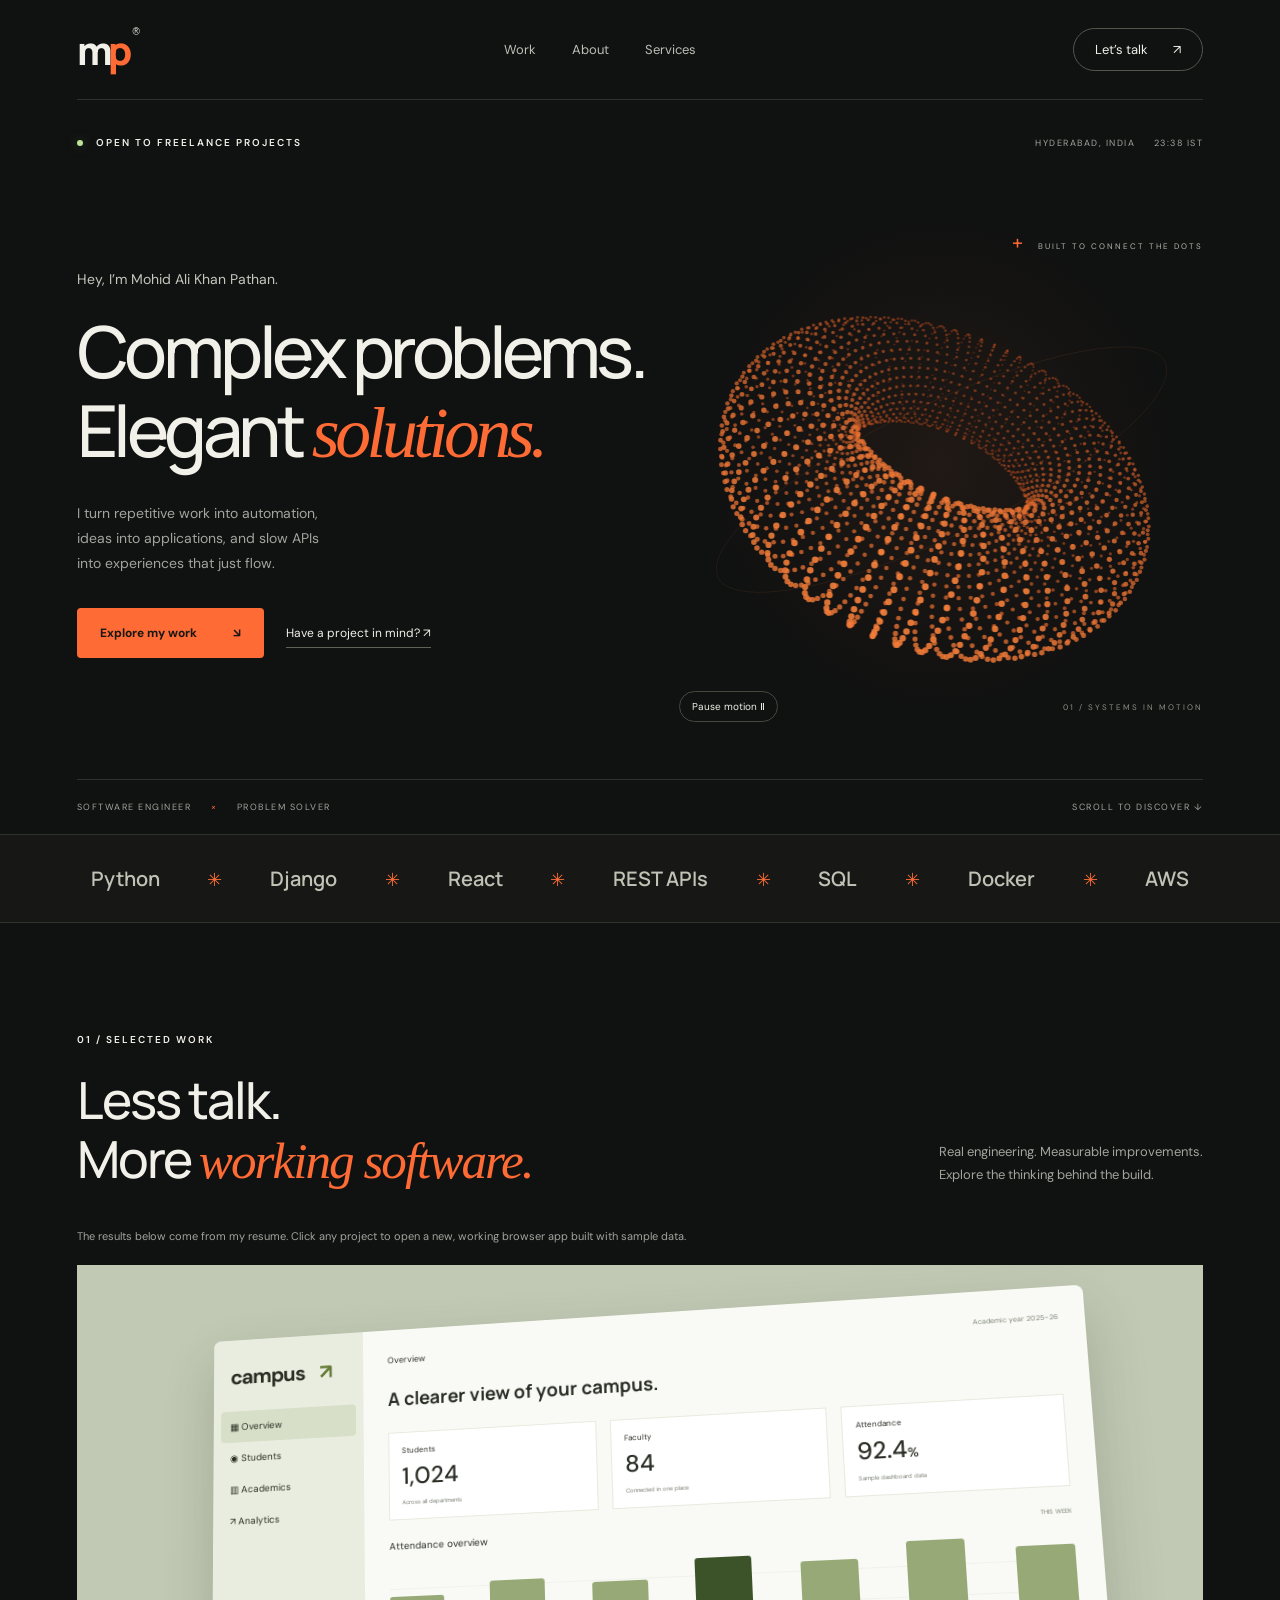
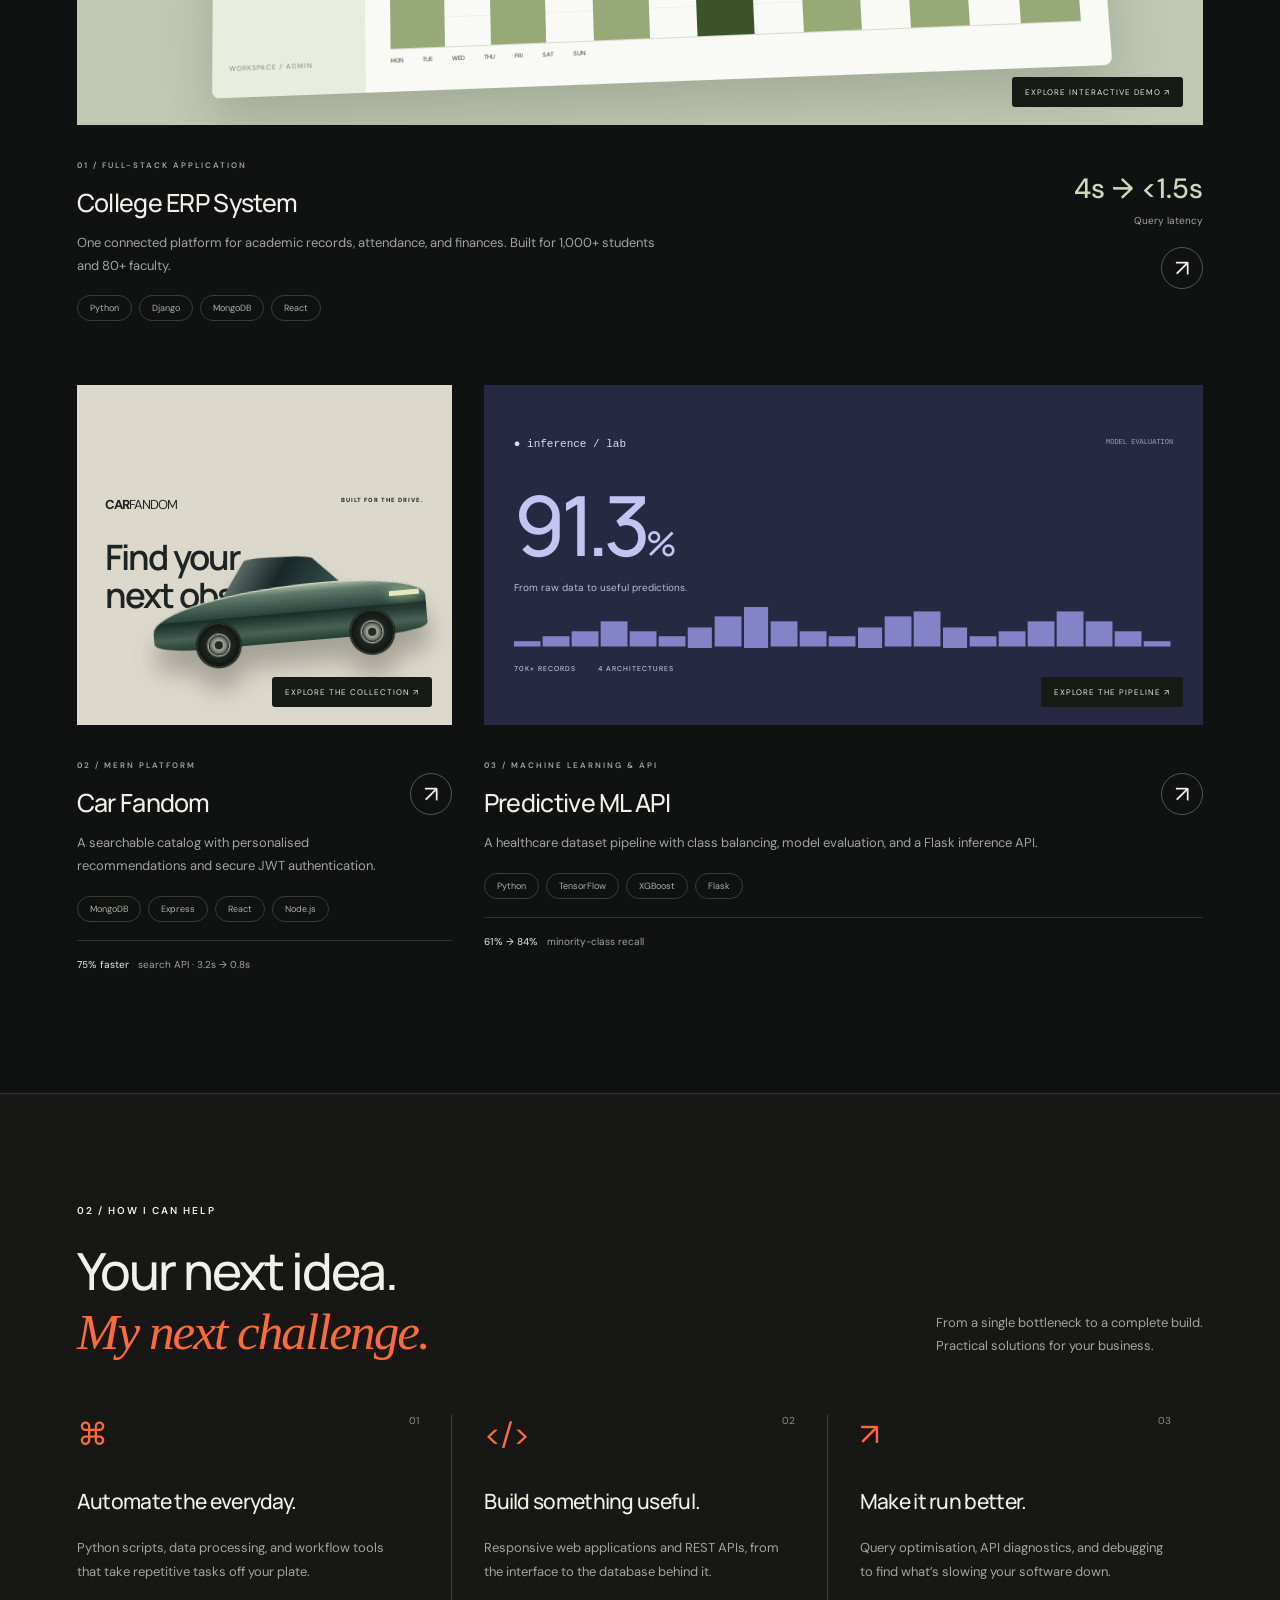
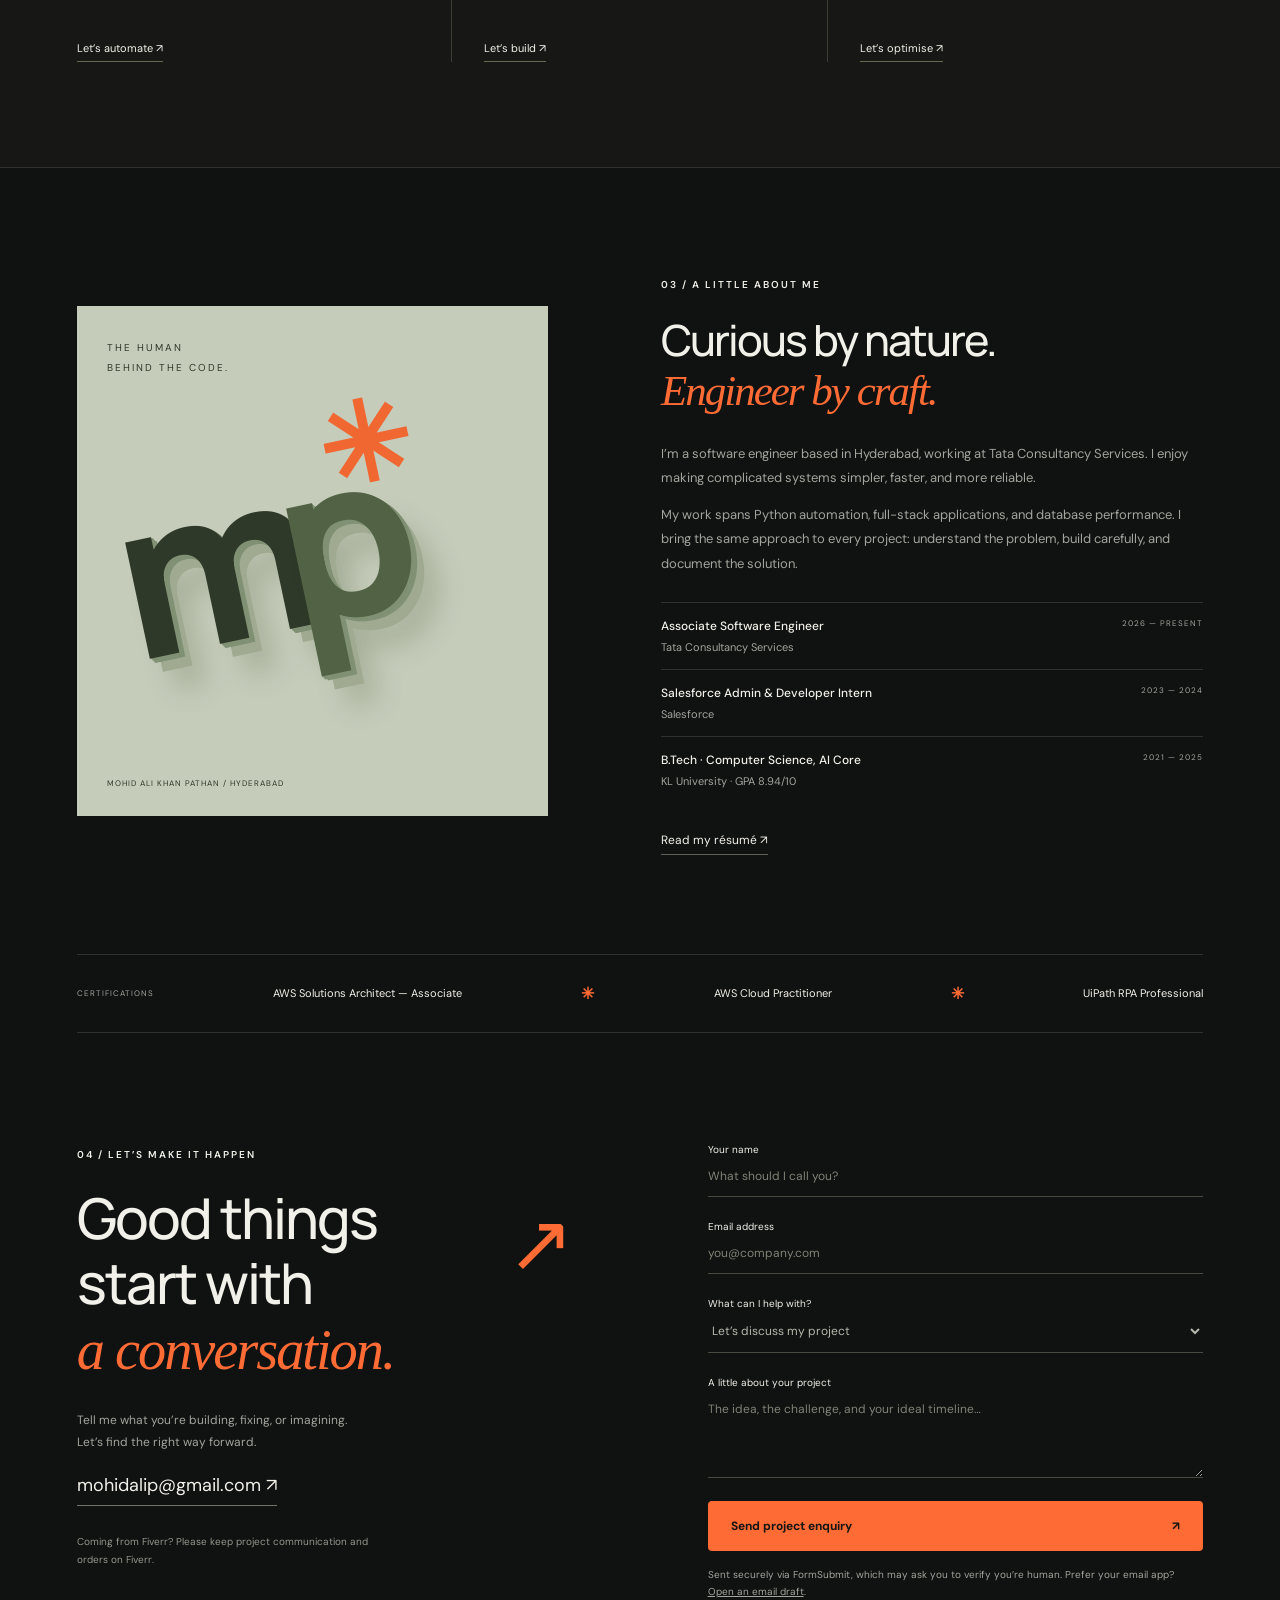
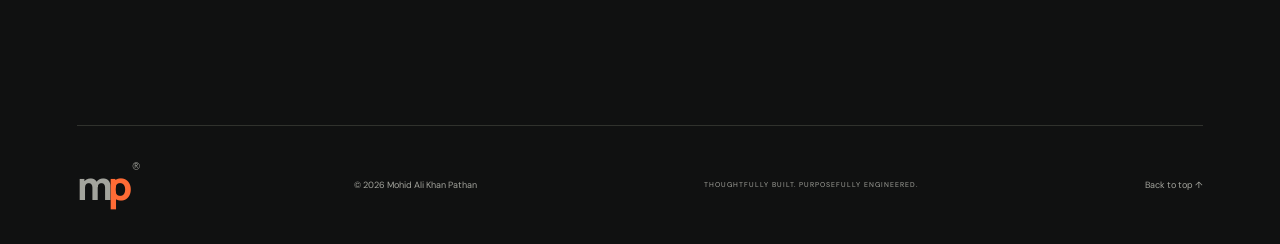
<file: index.html>
<!doctype html>
<html lang="en">
<head><meta charset="UTF-8"><meta name="viewport" content="width=device-width, initial-scale=1"><meta name="theme-color" content="#101111"><meta name="description" content="Mohid Ali Khan Pathan — Python automation, REST APIs and full-stack development. Explore projects and discuss your next build."><title>Mohid Pathan — Software Engineer & Creative Problem Solver</title><link rel="stylesheet" href="style.css"><script src="script.js" defer></script></head>
<body>
<a class="skip" href="#work">Skip to work</a>
<header><a class="logo" href="#" aria-label="Mohid home">m<span>p</span><i>®</i></a><nav aria-label="Main navigation"><a href="#work">Work</a><a href="#about">About</a><a href="#services">Services</a></nav><a class="nav-contact" href="#contact">Let’s talk <span>↗</span></a></header>
<main>
<section class="hero" aria-labelledby="hero-title"><div class="hero-top"><span class="eyebrow"><i class="status-dot"></i> OPEN TO FREELANCE PROJECTS</span><span class="location">HYDERABAD, INDIA <span id="local-time"></span></span></div><div class="hero-grid"><div class="hero-copy"><p class="intro">Hey, I’m Mohid Ali Khan Pathan.</p><h1 id="hero-title">Complex problems.<br>Elegant <em>solutions.</em></h1><p class="hero-description">I turn repetitive work into automation,<br>ideas into applications, and slow APIs<br>into experiences that just flow.</p><a class="button orange" href="#work">Explore my work <span>↘</span></a><a class="text-link" href="#contact">Have a project in mind? ↗</a></div><div class="sculpture"><canvas id="orb" aria-label="Animated three-dimensional orange orbital sculpture"></canvas><div class="orb-label"><span class="cross">+</span> BUILT TO CONNECT THE DOTS</div><button class="motion-button" id="motion-toggle" aria-pressed="false">Pause motion Ⅱ</button><span class="coordinate">01 / SYSTEMS IN MOTION</span></div></div><div class="hero-bottom"><p>SOFTWARE ENGINEER <span>×</span> PROBLEM SOLVER</p><a href="#work">SCROLL TO DISCOVER ↓</a></div></section>
<div class="stack-strip" aria-label="Technical stack"><span>Python</span><b>✳</b><span>Django</span><b>✳</b><span>React</span><b>✳</b><span>REST APIs</span><b>✳</b><span>SQL</span><b>✳</b><span>Docker</span><b>✳</b><span>AWS</span></div>
<section id="work" class="section work"><div class="section-heading"><div><span class="eyebrow">01 / SELECTED WORK</span><h2>Less talk.<br>More <em>working software.</em></h2></div><p>Real engineering. Measurable improvements.<br>Explore the thinking behind the build.</p></div><p class="demo-note">The results below come from my resume. Click any project to open a new, working browser app built with sample data.</p>
<article class="project feature"><button class="project-visual erp-visual" data-demo="erp" aria-label="Open College ERP interactive demo"><div class="mini-dashboard"><div class="mini-side"><b>campus<span>↗</span></b><span class="active">▦ Overview</span><span>◉ Students</span><span>▥ Academics</span><span>↗ Analytics</span><small>WORKSPACE / ADMIN</small></div><div class="mini-main"><div class="mini-top">Overview <span>Academic year 2025–26</span></div><h3>A clearer view of your campus.</h3><div class="mini-stats"><div>Students<strong>1,024</strong><small>Across all departments</small></div><div>Faculty<strong>84</strong><small>Connected in one place</small></div><div>Attendance<strong>92.4<span>%</span></strong><small>Sample dashboard data</small></div></div><div class="chart-title">Attendance overview <span>THIS WEEK</span></div><div class="bars"><i style="--h:58%"></i><i style="--h:72%"></i><i style="--h:65%"></i><i style="--h:87%"></i><i style="--h:78%"></i><i style="--h:94%"></i><i style="--h:83%"></i></div><div class="chart-days">MON　 TUE　 WED　 THU　 FRI　 SAT　 SUN</div></div></div><span class="preview-tag">EXPLORE INTERACTIVE DEMO ↗</span></button><div class="project-info"><div><span class="eyebrow">01 / FULL-STACK APPLICATION</span><h3>College ERP System</h3><p>One connected platform for academic records, attendance, and finances. Built for 1,000+ students and 80+ faculty.</p><div class="tags"><span>Python</span><span>Django</span><span>MongoDB</span><span>React</span></div></div><div class="result"><strong>4s → &lt;1.5s</strong><span>Query latency</span><button class="round-link" data-demo="erp" aria-label="Explore College ERP">↗</button></div></div></article>
<div class="project-grid"><article class="project"><button class="project-visual car-visual" data-demo="cars" aria-label="Open Car Fandom interactive demo"><div class="car-top">CAR<span>FANDOM</span><small>BUILT FOR THE DRIVE.</small></div><div class="car-headline">Find your<br>next obsession.</div><div class="car-art"><div class="car-window"></div><div class="car-body"></div><i class="wheel wheel-one"></i><i class="wheel wheel-two"></i><div class="headlight"></div></div><span class="preview-tag">EXPLORE THE COLLECTION ↗</span></button><div class="project-info"><div><span class="eyebrow">02 / MERN PLATFORM</span><h3>Car Fandom</h3><p>A searchable catalog with personalised recommendations and secure JWT authentication.</p><div class="tags"><span>MongoDB</span><span>Express</span><span>React</span><span>Node.js</span></div></div><button class="round-link" data-demo="cars" aria-label="Explore Car Fandom">↗</button></div><div class="project-metric"><strong>75% faster</strong> search API · 3.2s → 0.8s</div></article>
<article class="project"><button class="project-visual ml-visual" data-demo="ml" aria-label="Open Predictive ML API project demo"><div class="ml-top"><span>● inference / lab</span><small>MODEL EVALUATION</small></div><div class="ml-number">91.3<span>%</span></div><p>From raw data to useful predictions.</p><div class="wave" aria-hidden="true">▁▂▃▅▃▂▄▆█▅▃▂▄▆▇▄▂▃▅▇▅▃▁</div><div class="ml-bottom"><span>70K+ RECORDS</span><span>4 ARCHITECTURES</span></div><span class="preview-tag">EXPLORE THE PIPELINE ↗</span></button><div class="project-info"><div><span class="eyebrow">03 / MACHINE LEARNING & API</span><h3>Predictive ML API</h3><p>A healthcare dataset pipeline with class balancing, model evaluation, and a Flask inference API.</p><div class="tags"><span>Python</span><span>TensorFlow</span><span>XGBoost</span><span>Flask</span></div></div><button class="round-link" data-demo="ml" aria-label="Explore Predictive ML API">↗</button></div><div class="project-metric"><strong>61% → 84%</strong> minority-class recall</div></article></div></section>
<section id="services" class="section services"><div class="section-heading"><div><span class="eyebrow">02 / HOW I CAN HELP</span><h2>Your next idea.<br><em>My next challenge.</em></h2></div><p>From a single bottleneck to a complete build.<br>Practical solutions for your business.</p></div><div class="service-grid"><article><span>01</span><div class="service-icon">⌘</div><h3>Automate the everyday.</h3><p>Python scripts, data processing, and workflow tools that take repetitive tasks off your plate.</p><a href="#contact" data-service="Python automation">Let’s automate ↗</a></article><article><span>02</span><div class="service-icon">&lt;/&gt;</div><h3>Build something useful.</h3><p>Responsive web applications and REST APIs, from the interface to the database behind it.</p><a href="#contact" data-service="Web application / API">Let’s build ↗</a></article><article><span>03</span><div class="service-icon">↗</div><h3>Make it run better.</h3><p>Query optimisation, API diagnostics, and debugging to find what’s slowing your software down.</p><a href="#contact" data-service="Performance optimisation">Let’s optimise ↗</a></article></div></section>
<section id="about" class="section about"><div class="about-art"><span>THE HUMAN<br>BEHIND THE CODE.</span><div class="monogram">m<span>p</span><i>✳</i></div><small>MOHID ALI KHAN PATHAN / HYDERABAD</small></div><div class="about-copy"><span class="eyebrow">03 / A LITTLE ABOUT ME</span><h2>Curious by nature.<br><em>Engineer by craft.</em></h2><p>I’m a software engineer based in Hyderabad, working at Tata Consultancy Services. I enjoy making complicated systems simpler, faster, and more reliable.</p><p>My work spans Python automation, full-stack applications, and database performance. I bring the same approach to every project: understand the problem, build carefully, and document the solution.</p><div class="timeline"><div><span>2026 — PRESENT</span><strong>Associate Software Engineer</strong><p>Tata Consultancy Services</p></div><div><span>2023 — 2024</span><strong>Salesforce Admin & Developer Intern</strong><p>Salesforce</p></div><div><span>2021 — 2025</span><strong>B.Tech · Computer Science, AI Core</strong><p>KL University · GPA 8.94/10</p></div></div><a class="text-link" href="assets/Mohid_Ali_Khan_Pathan_Resume.pdf" target="_blank" rel="noopener">Read my résumé ↗</a></div></section>
<div class="certifications"><span>CERTIFICATIONS</span><p>AWS Solutions Architect — Associate</p><b>✳</b><p>AWS Cloud Practitioner</p><b>✳</b><p>UiPath RPA Professional</p></div>
<section id="contact" class="section contact"><div><span class="eyebrow">04 / LET’S MAKE IT HAPPEN</span><h2>Good things<br>start with<br><em>a conversation.</em><span class="big-arrow">↗</span></h2><p>Tell me what you’re building, fixing, or imagining.<br>Let’s find the right way forward.</p><a class="email-link" href="mailto:mohidalip@gmail.com">mohidalip@gmail.com ↗</a><p class="fiverr-note">Coming from Fiverr? Please keep project communication and orders on Fiverr.</p></div><form action="https://formsubmit.co/mohidalip@gmail.com" method="POST" id="contact-form"><input type="hidden" name="_subject" value="New portfolio project enquiry"><input type="hidden" name="_template" value="table"><input type="text" name="_honey" class="honeypot" tabindex="-1" autocomplete="off" aria-hidden="true"><label>Your name<input name="name" autocomplete="name" placeholder="What should I call you?" required maxlength="100"></label><label>Email address<input type="email" name="email" autocomplete="email" placeholder="you@company.com" required maxlength="254"></label><label>What can I help with?<select name="service" id="service"><option>Let’s discuss my project</option><option>Python automation</option><option>Web application / API</option><option>Performance optimisation</option></select></label><label>A little about your project<textarea name="message" placeholder="The idea, the challenge, and your ideal timeline…" rows="4" required minlength="15" maxlength="5000"></textarea></label><button type="submit" class="button orange">Send project enquiry <span>↗</span></button><p class="form-note">Sent securely via FormSubmit, which may ask you to verify you’re human. Prefer your email app? <button type="button" id="email-draft">Open an email draft</button>.</p><p role="status" id="form-status"></p></form></section>
</main><footer><a class="logo" href="#">m<span>p</span><i>®</i></a><p>© <span id="year">2026</span> Mohid Ali Khan Pathan</p><span>THOUGHTFULLY BUILT. PURPOSEFULLY ENGINEERED.</span><a href="#">Back to top ↑</a></footer>

</body></html>
</file>
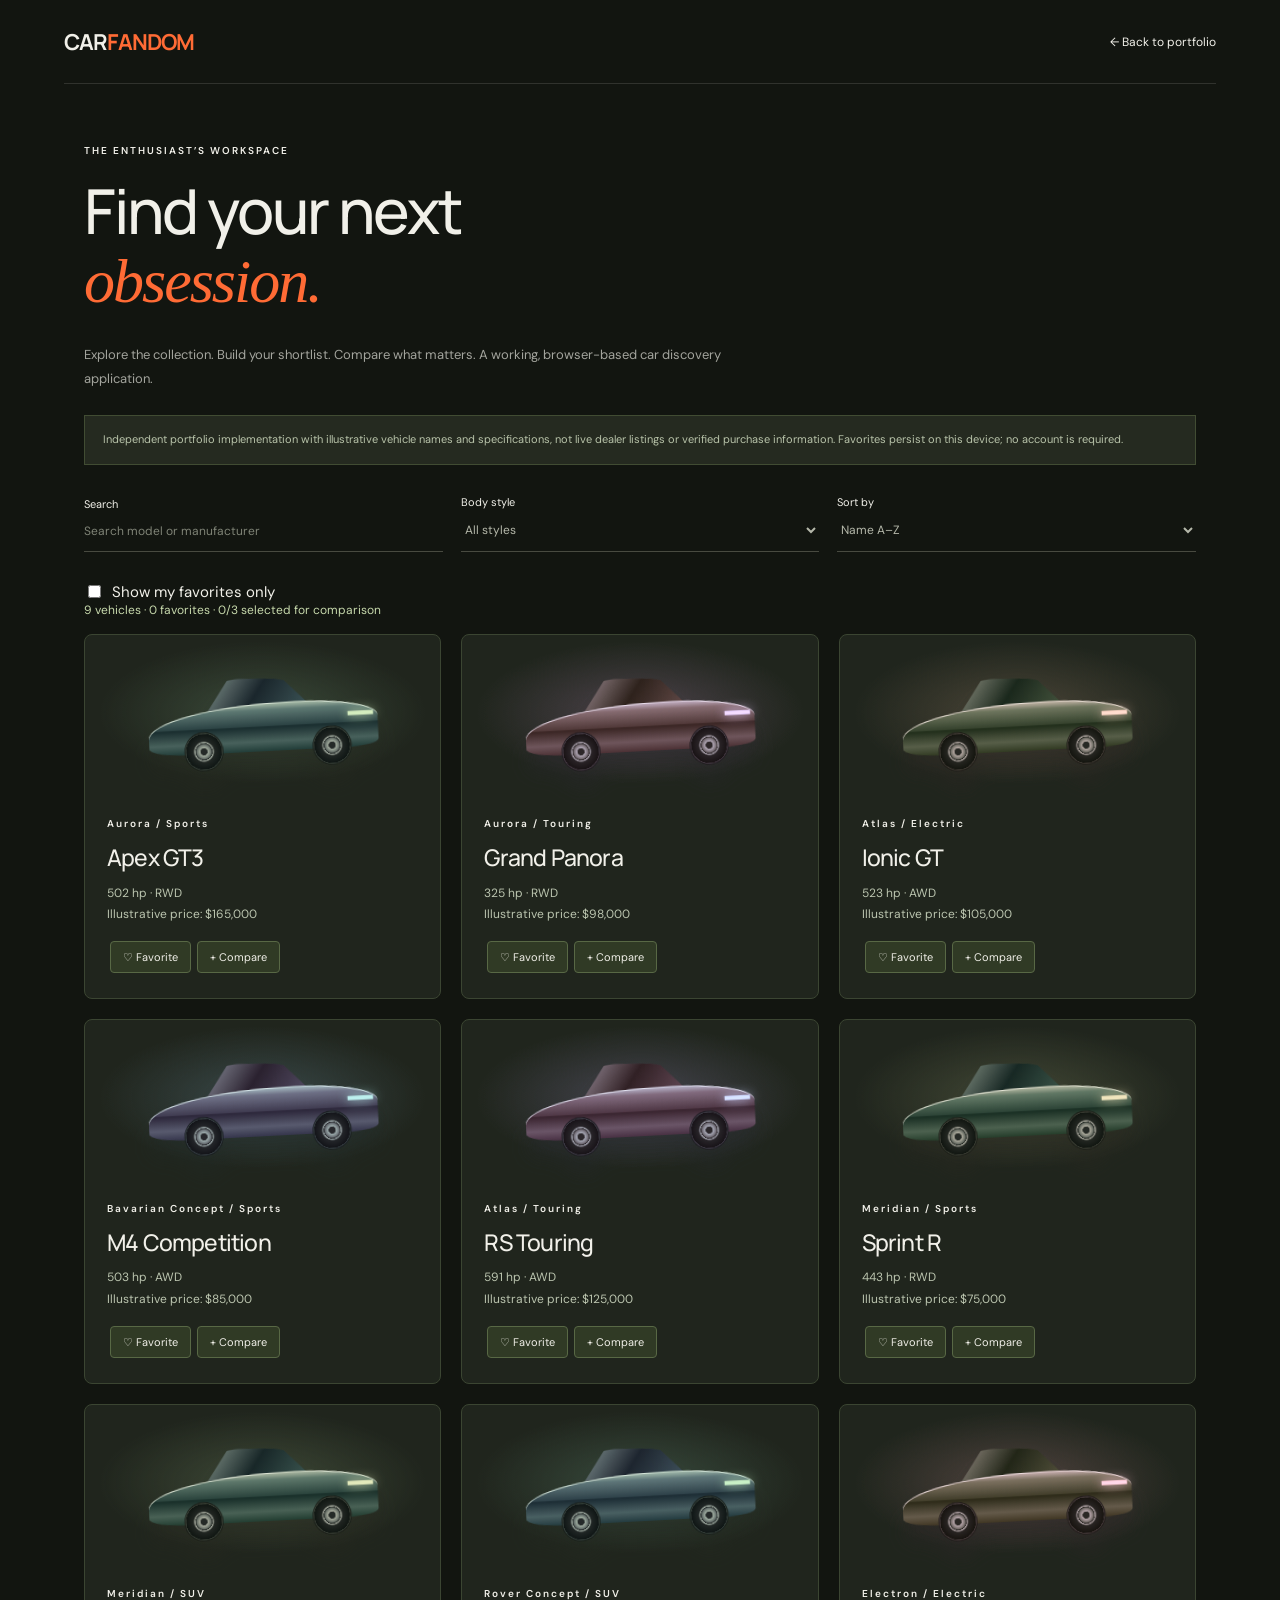
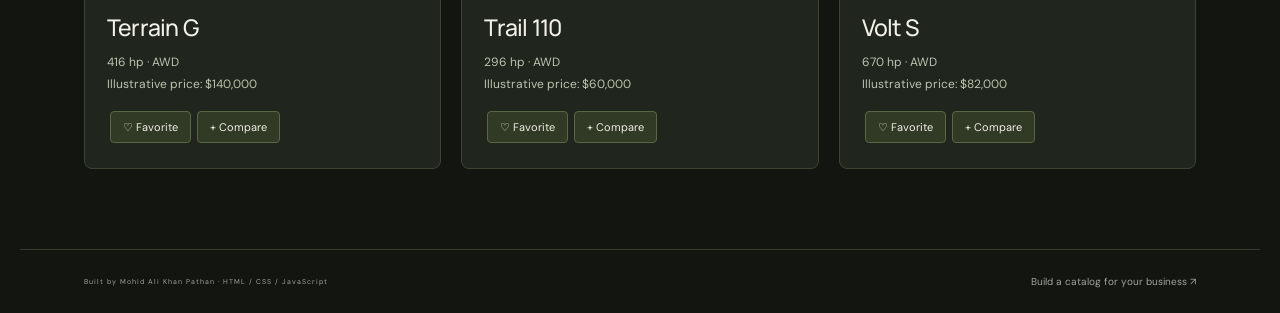
<file: projects/cars.html>
<!doctype html><html lang="en"><head><meta charset="UTF-8"><meta name="viewport" content="width=device-width,initial-scale=1"><title>Car Fandom — Discover & Compare | Mohid Pathan</title><link rel="stylesheet" href="app.css"><script src="cars.js" defer></script></head><body><header class="app-header"><a class="app-brand" href="cars.html">CAR<span>FANDOM</span></a><a href="../index.html#work">← Back to portfolio</a></header><main class="app-main"><span class="eyebrow">THE ENTHUSIAST’S WORKSPACE</span><h1>Find your next<br><em>obsession.</em></h1><p class="app-intro">Explore the collection. Build your shortlist. Compare what matters. A working, browser-based car discovery application.</p><div class="notice">Independent portfolio implementation with illustrative vehicle names and specifications, not live dealer listings or verified purchase information. Favorites persist on this device; no account is required.</div><div class="toolbar"><label>Search<input id="search" type="search" placeholder="Search model or manufacturer"></label><label>Body style<select id="category"><option value="all">All styles</option><option>Sports</option><option>SUV</option><option>Touring</option><option>Electric</option></select></label><label>Sort by<select id="sort"><option value="name">Name A–Z</option><option value="power">Power: high to low</option><option value="price">Sample price: low to high</option></select></label></div><label class="checkbox-line"><input type="checkbox" id="favorites-only"> Show my favorites only</label><p id="status" class="app-status" role="status"></p><section class="panel" id="comparison" hidden><h2>Your comparison</h2><div class="table-wrap"><table class="compare-table" id="comparison-table"></table></div><button class="small-button" id="clear-comparison">Clear comparison</button></section><div class="app-cars" id="catalog"></div><section class="panel" id="recommendations" hidden><h2>More your style</h2><p class="app-intro" id="recommendation-text"></p></section></main><footer class="app-footer"><span>Built by Mohid Ali Khan Pathan · HTML / CSS / JavaScript</span><a href="../index.html#contact">Build a catalog for your business ↗</a></footer></body></html>
</file>
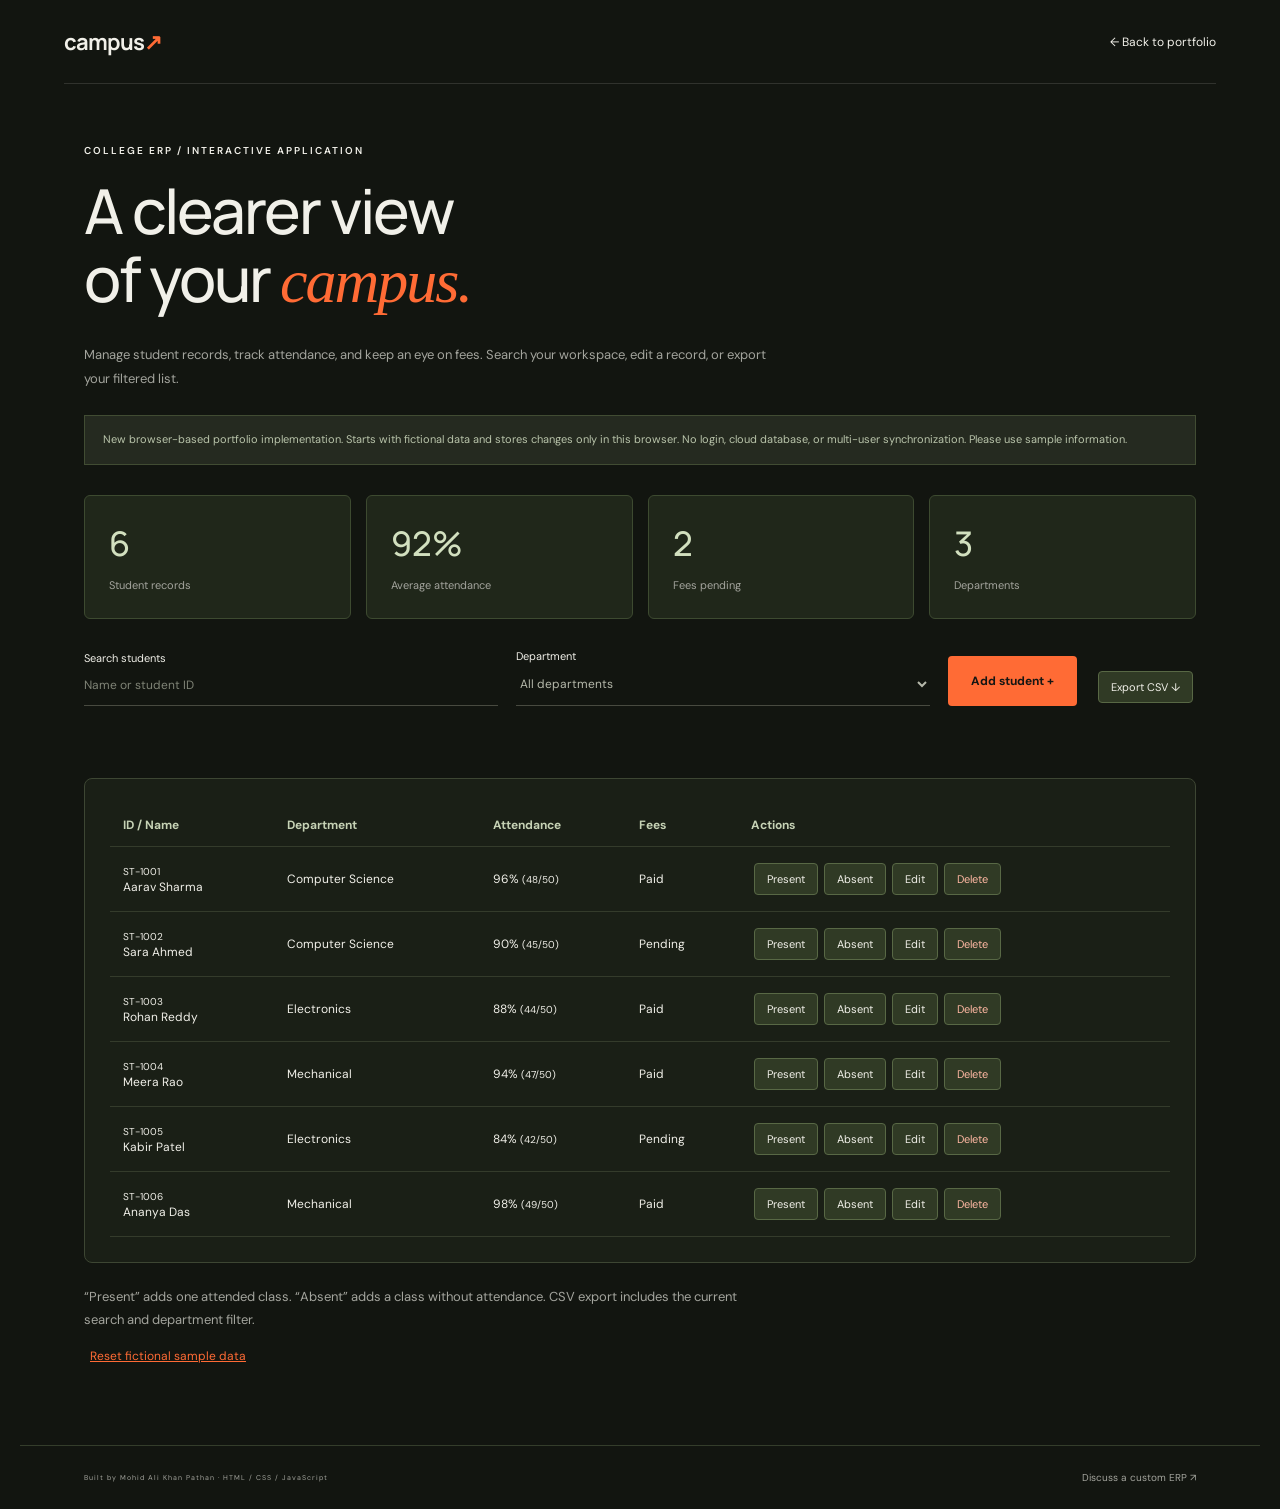
<file: projects/erp.html>
<!doctype html><html lang="en"><head><meta charset="UTF-8"><meta name="viewport" content="width=device-width,initial-scale=1"><title>Campus — College ERP | Mohid Pathan</title><link rel="stylesheet" href="app.css"><script src="erp.js" defer></script></head><body><header class="app-header"><a class="app-brand" href="erp.html">campus<span>↗</span></a><a href="../index.html#work">← Back to portfolio</a></header><main class="app-main"><span class="eyebrow">COLLEGE ERP / INTERACTIVE APPLICATION</span><h1>A clearer view<br>of your <em>campus.</em></h1><p class="app-intro">Manage student records, track attendance, and keep an eye on fees. Search your workspace, edit a record, or export your filtered list.</p><div class="notice">New browser-based portfolio implementation. Starts with fictional data and stores changes only in this browser. No login, cloud database, or multi-user synchronization. Please use sample information.</div><div class="stats"><div><strong id="total">0</strong><span>Student records</span></div><div><strong id="average">0%</strong><span>Average attendance</span></div><div><strong id="pending">0</strong><span>Fees pending</span></div><div><strong id="departments">0</strong><span>Departments</span></div></div><div class="toolbar"><label>Search students<input id="search" type="search" placeholder="Name or student ID"></label><label>Department<select id="filter"><option value="all">All departments</option><option>Computer Science</option><option>Electronics</option><option>Mechanical</option></select></label><button id="add-student" class="button orange">Add student +</button><button id="export" class="small-button">Export CSV ↓</button></div><p id="status" class="app-status" role="status"></p><section id="editor" class="panel" hidden><h2 id="editor-title">Add a student</h2><form id="student-form"><label>Full name<input name="name" required maxlength="80" placeholder="e.g. Sam Rivera"></label><label>Department<select name="department"><option>Computer Science</option><option>Electronics</option><option>Mechanical</option></select></label><label>Classes attended<input name="attended" required type="number" min="0" max="10000" value="0"></label><label>Total classes<input name="classes" required type="number" min="0" max="10000" value="0"></label><label>Fee status<select name="fees"><option>Paid</option><option>Pending</option></select></label><div class="wide"><button class="button orange" type="submit">Save student ↗</button> <button id="cancel-edit" class="small-button" type="button">Cancel</button></div></form></section><div class="panel table-wrap"><table><thead><tr><th>ID / Name</th><th>Department</th><th>Attendance</th><th>Fees</th><th>Actions</th></tr></thead><tbody id="rows"></tbody></table></div><p class="app-intro">“Present” adds one attended class. “Absent” adds a class without attendance. CSV export includes the current search and department filter.</p><button class="text-button" id="reset">Reset fictional sample data</button></main><footer class="app-footer"><span>Built by Mohid Ali Khan Pathan · HTML / CSS / JavaScript</span><a href="../index.html#contact">Discuss a custom ERP ↗</a></footer></body></html>
</file>
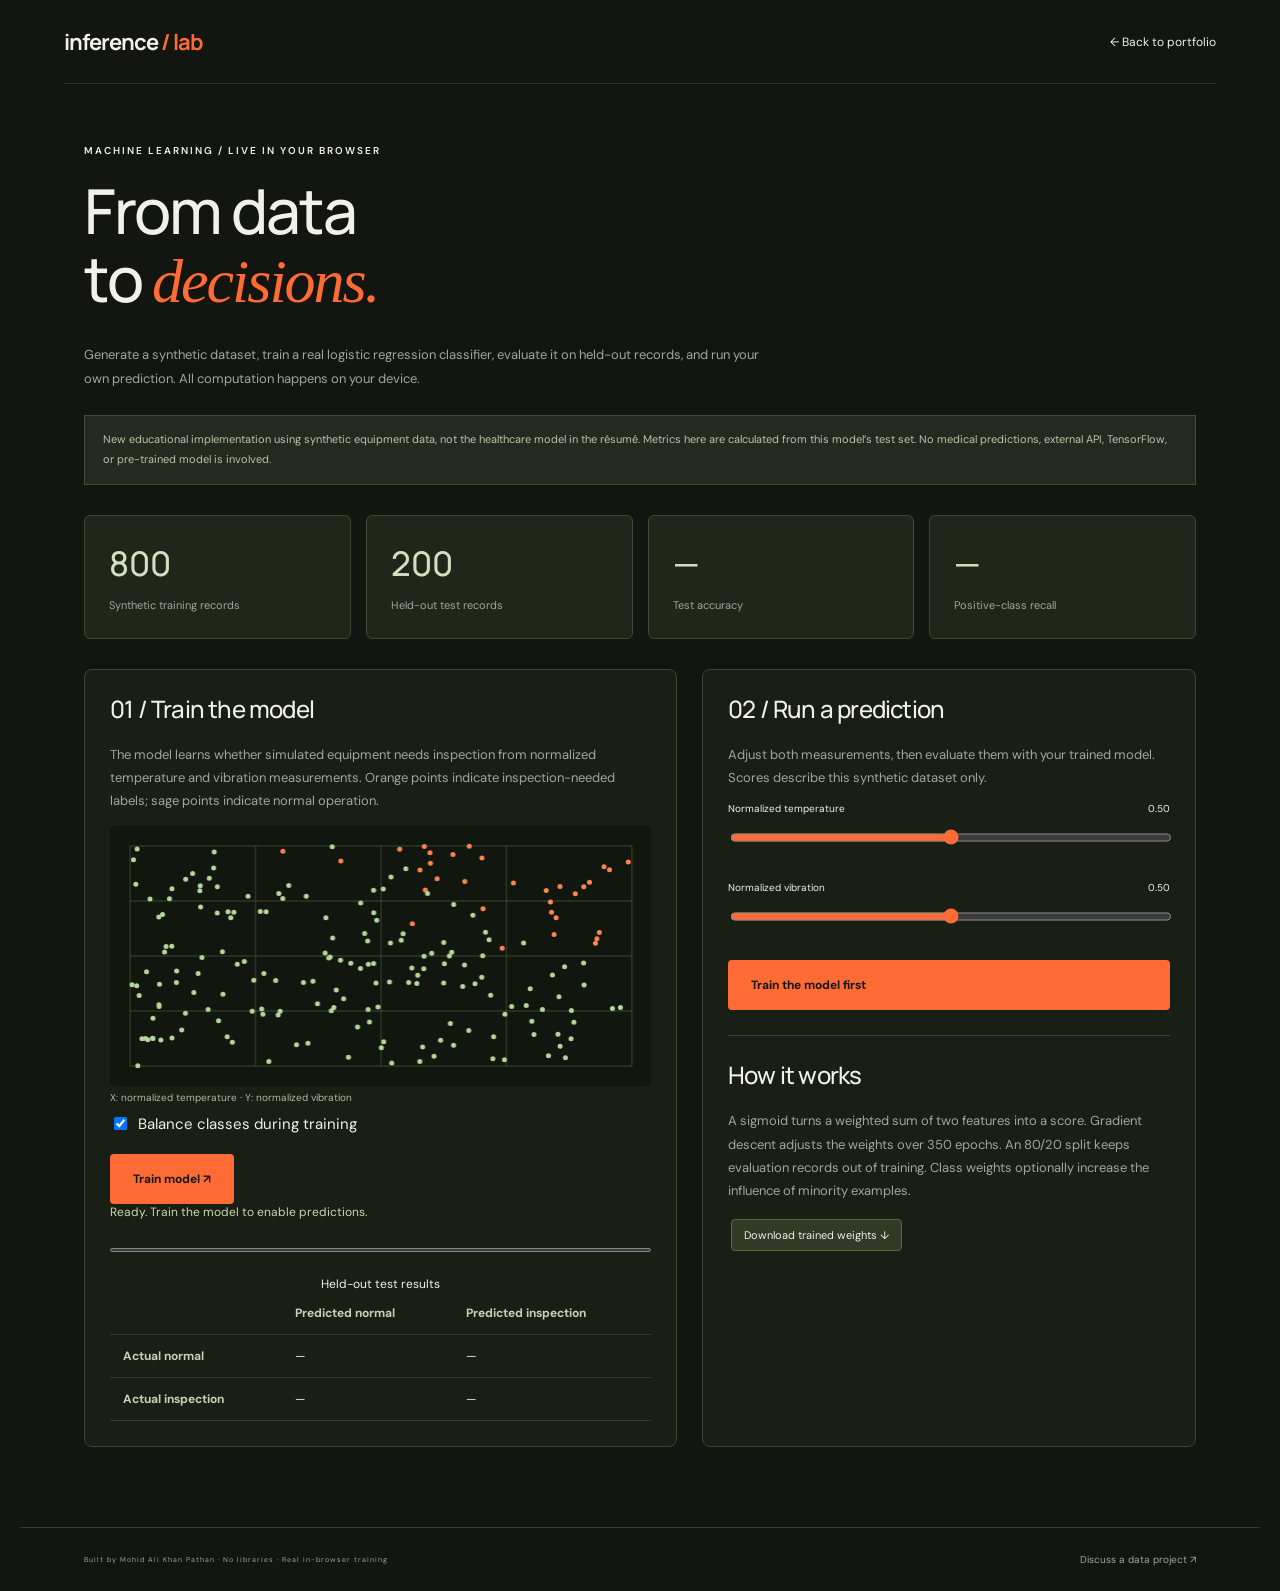
<file: projects/ml.html>
<!doctype html><html lang="en"><head><meta charset="UTF-8"><meta name="viewport" content="width=device-width,initial-scale=1"><title>Inference Lab — Train & Predict | Mohid Pathan</title><link rel="stylesheet" href="app.css"><script src="ml.js" defer></script></head><body><header class="app-header"><a class="app-brand" href="ml.html">inference<span> / lab</span></a><a href="../index.html#work">← Back to portfolio</a></header><main class="app-main"><span class="eyebrow">MACHINE LEARNING / LIVE IN YOUR BROWSER</span><h1>From data<br>to <em>decisions.</em></h1><p class="app-intro">Generate a synthetic dataset, train a real logistic regression classifier, evaluate it on held-out records, and run your own prediction. All computation happens on your device.</p><div class="notice">New educational implementation using synthetic equipment data, not the healthcare model in the résumé. Metrics here are calculated from this model’s test set. No medical predictions, external API, TensorFlow, or pre-trained model is involved.</div><div class="stats"><div><strong>800</strong><span>Synthetic training records</span></div><div><strong>200</strong><span>Held-out test records</span></div><div><strong id="accuracy">—</strong><span>Test accuracy</span></div><div><strong id="recall">—</strong><span>Positive-class recall</span></div></div><div class="ml-layout"><section class="panel"><h2>01 / Train the model</h2><p class="app-intro">The model learns whether simulated equipment needs inspection from normalized temperature and vibration measurements. Orange points indicate inspection-needed labels; sage points indicate normal operation.</p><canvas id="plot" aria-label="Synthetic dataset scatterplot: temperature versus vibration"></canvas><p class="metric-label">X: normalized temperature · Y: normalized vibration</p><label class="checkbox-line"><input type="checkbox" id="balance" checked> Balance classes during training</label><br><button class="button orange" id="train">Train model ↗</button><p id="training-status" class="app-status" role="status">Ready. Train the model to enable predictions.</p><progress id="progress" max="350" value="0" aria-label="Model training progress"></progress><div class="table-wrap"><table class="metrics-table"><caption>Held-out test results</caption><thead><tr><th></th><th>Predicted normal</th><th>Predicted inspection</th></tr></thead><tbody><tr><th>Actual normal</th><td id="tn">—</td><td id="fp">—</td></tr><tr><th>Actual inspection</th><td id="fn">—</td><td id="tp">—</td></tr></tbody></table></div></section><section class="panel"><h2>02 / Run a prediction</h2><p class="app-intro">Adjust both measurements, then evaluate them with your trained model. Scores describe this synthetic dataset only.</p><form id="predict-form"><label><span class="range-heading">Normalized temperature <output id="temperature-value">0.50</output></span><input name="temperature" id="temperature" type="range" min="0" max="1" step="0.01" value="0.5"></label><label><span class="range-heading">Normalized vibration <output id="vibration-value">0.50</output></span><input name="vibration" id="vibration" type="range" min="0" max="1" step="0.01" value="0.5"></label><button class="button orange" id="predict" disabled>Train the model first</button></form><div id="prediction" hidden><p class="metric-label">MODEL OUTPUT</p><div class="ml-result" id="result-label"></div><p class="app-intro" id="probability"></p><pre id="json-result"></pre></div><hr style="border:0;border-top:1px solid #3d4633;margin:25px 0"><h2>How it works</h2><p class="app-intro">A sigmoid turns a weighted sum of two features into a score. Gradient descent adjusts the weights over 350 epochs. An 80/20 split keeps evaluation records out of training. Class weights optionally increase the influence of minority examples.</p><button class="small-button" id="download" disabled>Download trained weights ↓</button></section></div></main><footer class="app-footer"><span>Built by Mohid Ali Khan Pathan · No libraries · Real in-browser training</span><a href="../index.html#contact">Discuss a data project ↗</a></footer></body></html>
</file>
<file: style.css>
@import url('https://fonts.googleapis.com/css2?family=DM+Sans:wght@400;500;600;700&family=Manrope:wght@400;500;600;700;800&display=swap');
:root{--bg:#101111;--panel:#191a19;--ink:#f1f0e9;--muted:#a3a49d;--orange:#ff6b35;--line:#30322d}*{box-sizing:border-box}html{scroll-behavior:smooth;scroll-padding-top:90px}body{margin:0;background:var(--bg);color:var(--ink);font-family:'DM Sans',sans-serif;font-size:15px}button,input,textarea,select{font:inherit}a{color:inherit;text-decoration:none}button,a,input,select,textarea{-webkit-tap-highlight-color:transparent}button{cursor:pointer}button:focus-visible,a:focus-visible,input:focus-visible,textarea:focus-visible,select:focus-visible{outline:2px solid var(--orange);outline-offset:5px}button{color:inherit}header{height:100px;margin:0 6%;display:flex;align-items:center;justify-content:space-between;border-bottom:1px solid var(--line)}.logo{font:800 39px 'Manrope',sans-serif;letter-spacing:-5px;position:relative}.logo span{color:var(--orange)}.logo i{font:10px sans-serif;letter-spacing:0;position:absolute;top:3px;right:-13px}nav{display:flex;gap:36px;color:#bdbfb6;font-size:13px}nav a:hover,.text-link:hover{color:var(--orange)}.nav-contact{border:1px solid #55564e;border-radius:30px;padding:12px 21px;font-size:13px}.nav-contact span{margin-left:22px}.hero{padding:36px 6% 0;overflow:hidden}.hero-top,.hero-bottom{display:flex;align-items:center;justify-content:space-between}.eyebrow{font-size:10px;font-weight:600;letter-spacing:2px}.status-dot{display:inline-block;width:6px;height:6px;border-radius:50%;background:#bde398;margin-right:9px;box-shadow:0 0 12px #8eae5360}.location{font-size:9px;letter-spacing:1.5px;color:var(--muted)}.location span{margin-left:15px}.hero-grid{display:grid;grid-template-columns:1.15fr 1fr;align-items:center;min-height:630px}.intro{color:#c5c6bc;font-size:14px;margin:0 0 24px}h1,h2,h3,p{margin-top:0}h1,h2,h3{font-family:'Manrope',sans-serif}h1{font-weight:500;font-size:clamp(44px,5.6vw,86px);line-height:1.1;letter-spacing:-4.5px;margin-bottom:28px;position:relative;z-index:1}em{font-family:Georgia,serif;font-weight:400;color:var(--orange)}.hero-description{color:var(--muted);line-height:1.8;margin-bottom:31px;font-size:14px}.button{display:inline-flex;gap:36px;align-items:center;justify-content:space-between;border:0;border-radius:4px;padding:17px 23px;font-size:12px;font-weight:700;transition:transform .2s,background .2s}.button:hover{transform:translateY(-3px);background:#ff8356}.orange{background:var(--orange);color:#161613}.text-link{font-size:12px;border-bottom:1px solid #606157;padding-bottom:6px}.hero-copy>.text-link{margin-left:22px}.sculpture{height:560px;position:relative;min-width:0;background:radial-gradient(ellipse at center,#39251a65,transparent 64%)}#orb{width:100%;height:100%;display:block;touch-action:pan-y}.orb-label{position:absolute;top:8%;right:0;font-size:8px;letter-spacing:2px;color:#b5b6ac}.cross{color:var(--orange);font-size:20px;margin-right:9px}.coordinate{position:absolute;bottom:32px;right:0;color:#8c8e83;letter-spacing:2px;font-size:8px}.motion-button{position:absolute;bottom:22px;left:0;border:1px solid #46483e;border-radius:30px;padding:8px 12px;background:transparent;font-size:10px}.hero-bottom{padding:21px 0;border-top:1px solid var(--line);font-size:9px;letter-spacing:1.5px;color:var(--muted)}.hero-bottom p{margin:0}.hero-bottom p span{margin:0 16px;color:var(--orange)}.stack-strip{display:flex;justify-content:space-around;gap:20px;align-items:center;padding:30px 6%;border-block:1px solid var(--line);background:#171815;color:#c0c2b6;font:600 20px 'Manrope',sans-serif}.stack-strip b{font-size:18px;color:var(--orange);font-weight:400}.section{padding:105px 6%;scroll-margin-top:10px}.section-heading{display:flex;justify-content:space-between;align-items:end;gap:30px;margin-bottom:38px}h2{font-size:clamp(36px,4vw,58px);line-height:1.16;letter-spacing:-2px;font-weight:500;margin:22px 0 0}.section-heading>p{font-size:13px;color:var(--muted);line-height:1.8;margin-bottom:4px}.demo-note{font-size:11px;color:var(--muted);margin-bottom:22px}.project-visual{width:100%;display:block;border:0;position:relative;overflow:hidden;text-align:left;height:340px;transition:filter .3s}.project-visual:hover{filter:brightness(1.12)}.erp-visual{background:#c1c9b4;height:460px;display:flex;align-items:center;justify-content:center;padding:45px}.mini-dashboard{width:86%;max-width:890px;display:flex;background:#f9faf5;color:#292d24;border-radius:8px;box-shadow:0 24px 55px #19230f30;transform:perspective(1500px) rotateX(8deg) rotateY(-7deg) rotateZ(-2deg);transition:transform .5s;overflow:hidden}.erp-visual:hover .mini-dashboard{transform:perspective(1500px) rotateX(0) rotateY(0) rotateZ(0)}.mini-side{width:190px;background:#e9eddf;padding:25px 18px;display:flex;flex-direction:column;gap:20px;font-size:10px}.mini-side b{font-size:22px;letter-spacing:-1px;margin-bottom:12px}.mini-side b span{color:#657b37;margin-left:15px}.mini-side .active{background:#d8dfc8;padding:10px;margin:-10px;border-radius:4px}.mini-side small{font-size:7px;margin-top:auto;letter-spacing:1px;color:#7e8970}.mini-main{padding:26px;width:100%}.mini-top{font-size:9px;display:flex;justify-content:space-between}.mini-top span{font-size:7px;color:#7b8174}.mini-main h3{font-size:19px;margin:22px 0}.mini-stats{display:flex;gap:14px}.mini-stats>div{background:white;border:1px solid #e7eade;padding:13px;flex:1;font-size:8px}.mini-stats strong{display:block;font-size:24px;margin:6px 0;font-weight:500}.mini-stats small{font-size:6px;color:#7b8174}.mini-stats strong span{font-size:13px}.chart-title{font-size:10px;margin:20px 0 8px;display:flex;justify-content:space-between}.chart-title span{font-size:6px;color:#7b8174}.bars{height:90px;display:flex;gap:7%;align-items:end;border-bottom:1px solid #d6dcc9;background:repeating-linear-gradient(to top,transparent 0px,transparent 29px,#e6e9df 30px)}.bars i{height:var(--h);background:#96a976;width:9%;border-radius:3px 3px 0 0}.bars i:nth-child(4){background:#3c5228}.chart-days{font-size:6px;word-spacing:12px;margin-top:7px}.preview-tag{position:absolute;bottom:18px;right:20px;padding:10px 13px;background:#161b16;color:#e5e8df;font-size:8px;letter-spacing:1px;border-radius:3px}.project-info{display:flex;justify-content:space-between;gap:22px;padding:28px 0 18px}.project-info h3{font-size:25px;font-weight:500;letter-spacing:-.7px;margin:12px 0}.project-info p{color:var(--muted);line-height:1.75;font-size:13px;max-width:580px;margin-bottom:18px}.project-info .eyebrow{font-size:8px;color:var(--muted)}.tags{display:flex;flex-wrap:wrap;gap:7px}.tags span{border:1px solid #3b3d35;border-radius:20px;padding:6px 12px;color:#aeb0a4;font-size:9px}.result{text-align:right;min-width:160px}.result>strong{display:block;font-size:28px;color:#ced8bd;font-weight:500;margin-top:17px}.result>span{display:block;color:var(--muted);font-size:10px;margin:7px 0 20px}.round-link{border:1px solid #55574c;border-radius:50%;height:42px;width:42px;background:transparent;flex-shrink:0;font-size:23px}.round-link:hover{background:var(--orange);color:#101111;border-color:var(--orange)}.project-grid{display:grid;grid-template-columns:1fr 1fr;gap:32px;margin-top:46px}.car-visual{background:#ddd8cc;color:#1d2524;padding:28px}.car-top{font-weight:800;letter-spacing:-1px;font-size:13px}.car-top>span{font-weight:400}.car-top small{float:right;font-size:6px;letter-spacing:1px}.car-headline{font:600 35px/1.1 'Manrope',sans-serif;letter-spacing:-1.8px;margin-top:25px}.car-art{position:absolute;left:20%;top:50%;width:73%;height:110px;filter:drop-shadow(0px 22px 12px #28282050);transform:rotate(-5deg)}.car-body{position:absolute;top:30px;width:100%;height:57px;background:linear-gradient(#a9b6a0 2%,#5e786b 15%,#2b443d 48%,#182e29 50%,#496155 80%,#233e32);border-radius:90% 50% 20% 22%;box-shadow:inset 0 1px #dde4d4}.car-window{position:absolute;top:0;left:23%;width:51%;height:55px;background:linear-gradient(125deg,#8d9c91,#182728 45%,#45635b);clip-path:polygon(25% 0,71% 5%,100% 80%,0 90%);border-radius:50% 70% 0 0}.wheel{position:absolute;width:46px;height:46px;border-radius:50%;top:61px;background:radial-gradient(circle,#252a27 12%,#a8ac9d 14%,#646c64 26%,#171c19 30%,#b3b7aa 32%,#212622 38%,#101612 64%,#3d4439 65%,#151914 70%)}.wheel-one{left:15%}.wheel-two{right:12%}.headlight{position:absolute;right:2%;top:45px;width:30px;height:5px;background:#e2e9bb;box-shadow:0 0 12px #e3e9b5}.ml-visual{padding:30px;background:#262941;color:#dbdcf0}.ml-top{display:flex;justify-content:space-between;font:11px monospace}.ml-top small{font-size:7px;color:#9c9eb9}.ml-number{font:500 83px 'Manrope',sans-serif;letter-spacing:-5px;margin-top:18px;color:#c3c4f1}.ml-number span{font-size:34px;letter-spacing:-1px}.ml-visual p{font-size:10px;color:#b9bbd3}.wave{font-size:34px;letter-spacing:3px;height:44px;overflow:hidden;color:#8583c8;white-space:nowrap}.ml-bottom{display:flex;gap:22px;font-size:7px;letter-spacing:1px;margin-top:16px}.project-grid .round-link{margin-top:20px}.project-metric{padding:17px 0;border-top:1px solid var(--line);font-size:10px;color:var(--muted)}.project-metric strong{color:#d0d3c6;margin-right:6px;font-weight:500}.services{border-block:1px solid var(--line);background:#171815}.service-grid{display:grid;grid-template-columns:repeat(3,1fr);margin-top:52px}.service-grid article{padding:0 32px;border-right:1px solid #3c3e35}.service-grid article:first-child{padding-left:0}.service-grid article:last-child{border:0}.service-grid article>span{float:right;color:#8d9082;font-size:10px}.service-icon{font-size:31px;color:var(--orange);height:73px}.service-grid h3{font-weight:500;font-size:21px;letter-spacing:-.7px}.service-grid p{font-size:13px;color:var(--muted);line-height:1.9;max-width:310px;min-height:75px}.service-grid a{font-size:11px;border-bottom:1px solid #666950;padding-bottom:6px;display:inline-block;margin-top:17px}.about{display:grid;grid-template-columns:1fr 1.15fr;gap:10%;align-items:center}.about-art{height:510px;background:#c5ccba;position:relative;padding:30px;color:#2f3929;overflow:hidden}.about-art>span{font-size:10px;letter-spacing:2px;line-height:1.6}.about-art small{position:absolute;bottom:28px;left:30px;font-size:8px;letter-spacing:1px}.monogram{font:800 220px 'Manrope',sans-serif;letter-spacing:-38px;position:absolute;left:8%;top:19%;transform:rotate(-12deg);text-shadow:1px 1px #809174,2px 2px #809174,3px 3px #809174,4px 4px #809174,5px 5px #809174,10px 15px 0 #9faa90,20px 35px 25px #52634340}.monogram span{color:#516344}.monogram i{font-style:normal;font-size:110px;letter-spacing:0;position:absolute;top:-10px;right:-52px;color:#f16732;text-shadow:none;animation:spin 30s linear infinite}.about-copy h2{font-size:43px;margin-bottom:26px}.about-copy>p{font-size:13px;color:var(--muted);line-height:1.85}.timeline{margin:26px 0}.timeline>div{border-top:1px solid var(--line);padding:15px 0;position:relative}.timeline span{font-size:8px;letter-spacing:1px;color:var(--muted);float:right}.timeline strong{display:block;font-weight:500;font-size:12px;padding-right:110px}.timeline p{margin:6px 0 0;font-size:11px;color:var(--muted)}.certifications{margin:0 6%;border-block:1px solid var(--line);padding:28px 0;display:flex;justify-content:space-between;gap:20px;align-items:center}.certifications>span{font-size:8px;letter-spacing:1px;color:var(--muted)}.certifications p{font-size:11px;margin:0}.certifications b{font-size:16px;color:var(--orange)}.contact{display:grid;grid-template-columns:1fr 1fr;gap:12%;padding-block:110px}.contact h2{font-size:clamp(44px,4.4vw,64px);position:relative}.big-arrow{color:var(--orange);font-size:80px;position:absolute;right:0;top:10px}.contact>div>p{line-height:1.8;color:var(--muted);font-size:12px;margin-top:27px}.email-link{display:inline-block;margin-top:7px;font-size:18px;border-bottom:1px solid #717568;padding-bottom:8px}.contact>div>.fiverr-note{font-size:10px;max-width:320px;color:#93988c}form label{display:block;font-size:10px;margin-bottom:23px}input,textarea,select{display:block;width:100%;color:var(--ink);background:transparent;border:0;border-bottom:1px solid #484a40;border-radius:0;padding:12px 0;font-size:12px;resize:vertical}select{color:#b5b8aa}select option{background:#20221b}input::placeholder,textarea::placeholder{color:#7f8376}form .button{width:100%}.form-note,#form-status{font-size:10px;line-height:1.7;color:var(--muted);margin-top:15px}.form-note button{padding:0;border:0;background:none;text-decoration:underline;font-size:inherit}.honeypot{display:none}footer{margin:0 6%;padding:32px 0;border-top:1px solid var(--line);display:flex;gap:25px;justify-content:space-between;align-items:center;font-size:9px;color:var(--muted)}footer p{margin:0}footer>span{font-size:7px;letter-spacing:1px}.skip{position:fixed;top:-60px;left:20px;padding:12px;background:var(--orange);z-index:20;color:black}.skip:focus{top:10px}dialog{background:#191b17;color:var(--ink);border:1px solid #565c49;border-radius:12px;width:min(850px,92vw);max-height:88vh;padding:30px}dialog::backdrop{background:#000b;backdrop-filter:blur(7px)}.dialog-top{display:flex;justify-content:space-between;align-items:center;margin-bottom:25px}.dialog-top button{background:transparent;border:1px solid #697159;border-radius:50%;height:34px;width:34px}dialog h2{font-size:34px;margin:0 0 15px}dialog p{color:var(--muted);line-height:1.7;font-size:13px}.demo-controls{display:flex;gap:18px;margin:24px 0}.demo-controls label{flex:1;font-size:11px}.demo-stats{display:grid;grid-template-columns:repeat(3,1fr);gap:14px;margin:24px 0}.demo-stats>div{border:1px solid #424837;padding:18px;font-size:11px}.demo-stats strong{display:block;font-size:29px;color:#cad5b8;margin-bottom:6px}table{width:100%;border-collapse:collapse;font-size:12px}td,th{text-align:left;padding:13px;border-bottom:1px solid #343b2b}th{color:#c6d2b5}.table-wrap{overflow:auto}.demo-cars{display:grid;grid-template-columns:repeat(2,1fr);gap:15px}.demo-car{background:#242a20;padding:20px;border:1px solid #3c4933;border-radius:5px}.demo-car h3{font-size:18px}.demo-car p{margin-bottom:10px}.demo-car button{background:transparent;border:1px solid #788667;padding:8px 14px;border-radius:20px;font-size:11px}.demo-car button[aria-pressed=true]{background:var(--orange);color:#161613;border-color:var(--orange)}pre{background:#0e110b;color:#bfdc99;padding:20px;overflow:auto;font-size:12px;line-height:1.8}.pipeline{display:flex;gap:10px;margin:25px 0;flex-wrap:wrap}.pipeline span{border:1px solid #616d50;padding:12px;font-size:11px}.demo-warning{border-left:2px solid var(--orange);padding-left:14px}.no-results{grid-column:1/-1;padding:20px}.reveal{opacity:0;transform:translateY(20px);transition:opacity .7s,transform .7s}.reveal.visible{opacity:1;transform:none}@keyframes spin{to{transform:rotate(360deg)}}
@media(min-width:1550px){body{max-width:1800px;margin:auto}.hero-grid{min-height:750px}.sculpture{height:660px}}
@media(max-width:1000px){h1{letter-spacing:-2.5px}.hero-grid{min-height:550px}.hero-copy>.text-link{display:table;margin:22px 0}.sculpture{height:460px}.mini-dashboard{width:100%}.mini-side{width:145px}.mini-main{padding:19px}.car-headline{font-size:30px}.about{gap:6%}.monogram{font-size:170px;letter-spacing:-30px;top:25%}.monogram i{font-size:80px;right:-42px}.about-art{height:480px}.about-copy h2{font-size:35px}.contact{gap:8%}.big-arrow{display:none}.stack-strip{font-size:16px}.service-grid article{padding:0 22px}}
@media(max-width:700px){header{height:78px}.logo{font-size:32px}nav{gap:18px;font-size:11px}.nav-contact{padding:9px 12px;font-size:10px}.nav-contact span{margin-left:8px}.hero{padding-top:24px}.hero-top{gap:12px}.eyebrow{font-size:8px;letter-spacing:1.5px}.location{font-size:7px;letter-spacing:.7px}.location span{display:none}.hero-grid{grid-template-columns:1fr;padding-top:50px}.intro{font-size:12px;margin-bottom:20px}h1{font-size:clamp(40px,9vw,62px);letter-spacing:-2.5px}.hero-description{font-size:13px}.hero-copy>.text-link{display:inline-block;margin:0 0 0 17px;font-size:10px}.button{padding:15px 18px;gap:25px;font-size:11px}.sculpture{height:370px;margin:10px 0}.orb-label{top:25px;right:5px}.hero-bottom{font-size:7px;letter-spacing:.5px}.hero-bottom p span{margin:0 6px}.stack-strip{overflow:hidden;justify-content:flex-start;padding-block:22px;gap:22px;font-size:15px;white-space:nowrap}.stack-strip b{font-size:13px}.section{padding:70px 6%}.section-heading{display:block;margin-bottom:25px}.section-heading>p{margin-top:23px;font-size:12px}h2{font-size:38px;letter-spacing:-1.5px}.demo-note{line-height:1.7;font-size:10px}.erp-visual{height:290px;padding:20px 13px}.mini-side{width:95px;padding:15px 10px;gap:15px;font-size:6px}.mini-side b{font-size:14px}.mini-side b span{margin-left:4px}.mini-side small{font-size:4px}.mini-main{padding:13px;min-width:0}.mini-top{font-size:6px}.mini-top span{font-size:4px}.mini-main h3{font-size:12px;margin:15px 0}.mini-stats{gap:5px}.mini-stats>div{padding:7px;font-size:5px}.mini-stats strong{font-size:16px}.mini-stats small{font-size:4px}.mini-stats strong span{font-size:8px}.chart-title{font-size:6px;margin-top:13px}.bars{height:53px}.chart-days{font-size:4px;word-spacing:1px}.preview-tag{font-size:6px;bottom:12px;right:12px;padding:8px 10px}.project-info{padding-top:22px;gap:10px}.project-info h3{font-size:22px}.project-info p{font-size:12px}.result{min-width:95px}.result>strong{font-size:17px}.result>span{font-size:9px}.tags span{font-size:8px;padding:5px 9px}.project-grid{grid-template-columns:1fr;gap:34px;margin-top:35px}.project-visual:not(.erp-visual){height:320px}.car-art{max-width:340px;left:20%}.service-grid{grid-template-columns:1fr;margin-top:38px}.service-grid article,.service-grid article:first-child{padding:25px 0;border-right:0;border-bottom:1px solid #3c3e35}.service-icon{height:60px}.service-grid p{min-height:0;max-width:100%}.service-grid a{margin-top:5px}.about{grid-template-columns:1fr;gap:40px}.about-art{height:360px}.monogram{font-size:190px;top:11%;left:20%}.about-copy h2{font-size:36px}.certifications{flex-wrap:wrap;justify-content:flex-start;gap:15px}.certifications>span{width:100%}.certifications p{font-size:9px}.certifications b{font-size:10px}.contact{grid-template-columns:1fr;gap:45px}.contact h2{font-size:49px}.contact h2 br:nth-child(2){display:none}.contact>div>.fiverr-note{max-width:100%}footer{flex-wrap:wrap;gap:20px}footer>span{display:none}footer .logo{margin-right:auto}footer p{font-size:8px}footer>a:last-child{font-size:8px}dialog{padding:20px}.demo-controls{flex-direction:column}.demo-stats{gap:7px}.demo-stats>div{padding:10px;font-size:9px}.demo-stats strong{font-size:23px}.demo-cars{grid-template-columns:1fr}td,th{padding:10px;font-size:10px}}
@media(prefers-reduced-motion:reduce){html{scroll-behavior:auto}*,*::before,*::after{animation:none!important;transition:none!important}.reveal{opacity:1;transform:none}}
</file>
<file: projects/app.css>
@import url('../style.css');
body{background:#121510}.app-header{margin:0 5%;height:84px}.app-brand{font:700 22px 'Manrope',sans-serif;letter-spacing:-1px}.app-brand span{color:var(--orange)}.app-header>a:last-child{font-size:12px}.app-main{max-width:1240px;padding:55px 5% 80px;margin:auto}.app-main h1{font-size:clamp(35px,5vw,62px);letter-spacing:-2px;margin-top:18px}.app-intro{color:var(--muted);max-width:690px;line-height:1.8;font-size:13px}.notice{background:#252a20;border:1px solid #414c33;padding:14px 18px;color:#b9c4aa;font-size:11px;line-height:1.8;margin:25px 0}.toolbar{display:flex;gap:18px;align-items:end;margin:30px 0}.toolbar label{flex:1;font-size:11px}.toolbar .button{white-space:nowrap}.panel{border:1px solid #3d4633;background:#1a1f16;padding:25px;border-radius:8px;margin:22px 0}.panel h2{font-size:24px;margin:0 0 20px;letter-spacing:-.8px}.panel form{display:grid;grid-template-columns:repeat(2,1fr);gap:20px}.panel form label{margin:0}.panel form .wide{grid-column:1/-1}.small-button{background:#303a25;border:1px solid #586845;padding:8px 12px;border-radius:4px;font-size:11px;margin:3px}.small-button:hover{background:#4e613c}.small-button.danger{color:#ffb8a3}.row-actions{white-space:nowrap}.app-status{color:#c7d9ac;min-height:20px;font-size:12px}.stats{display:grid;grid-template-columns:repeat(4,1fr);gap:15px;margin:30px 0}.stats>div{padding:24px;background:#20271a;border:1px solid #3d4a30;border-radius:6px}.stats strong{font:500 34px 'Manrope',sans-serif;display:block;color:#d2e0bf;margin-bottom:8px}.stats span{font-size:11px;color:var(--muted)}.app-cars{display:grid;grid-template-columns:repeat(3,1fr);gap:20px}.auto-card{background:#20251d;border:1px solid #3b4532;border-radius:8px;overflow:hidden}.auto-illustration{height:155px;background:radial-gradient(ellipse,#64775770,transparent 65%);position:relative}.auto-illustration .car-art{left:12%;top:22%;width:76%;transform:rotate(-3deg) scale(.85)}.auto-content{padding:22px}.auto-content h2{font-size:23px;margin:12px 0;letter-spacing:-.8px}.auto-content p{color:#bbc5af;font-size:12px;line-height:1.8}.auto-content .small-button[aria-pressed=true]{background:var(--orange);color:#111}.compare-table td:first-child{color:#a8b59a}.ml-layout{display:grid;grid-template-columns:1.2fr 1fr;gap:25px}.ml-layout .panel{margin:0}.ml-layout canvas{width:100%;height:260px;background:#11170e;border-radius:5px}.range-heading{display:flex;justify-content:space-between}input[type=range]{accent-color:var(--orange)}.ml-layout form{display:block}.ml-layout form label{margin-bottom:23px}.metric-label{font-size:10px;color:#aeba9e}.ml-result{font-size:36px;color:#d3e6b9}.app-main .empty{grid-column:1/-1;padding:50px;text-align:center;border:1px dashed #596749}.text-button{background:none;border:0;color:var(--orange);font-size:12px;text-decoration:underline}.app-footer{max-width:1240px;margin:auto;padding:25px 5%;border-top:1px solid #343d2b;font-size:10px;color:var(--muted);display:flex;justify-content:space-between;gap:15px}progress{width:100%;accent-color:var(--orange);height:8px}.metrics-table{margin-top:20px}.checkbox-line{display:flex!important;align-items:center;gap:8px}.checkbox-line input{width:auto}.warning-text{color:#f5bca6}.hidden,[hidden]{display:none!important}
@media(max-width:850px){.app-cars{grid-template-columns:repeat(2,1fr)}.stats{grid-template-columns:repeat(2,1fr)}.ml-layout{grid-template-columns:1fr}.toolbar{flex-wrap:wrap}.toolbar label{min-width:140px}}
@media(max-width:500px){.app-main{padding-top:35px}.app-cars{grid-template-columns:1fr}.stats>div{padding:17px}.stats strong{font-size:27px}.panel{padding:18px}.panel form{grid-template-columns:1fr}.toolbar .button{width:100%}.app-header{height:70px}.app-header>a:last-child{font-size:10px}.app-brand{font-size:19px}.app-footer{line-height:1.7}}
</file>
